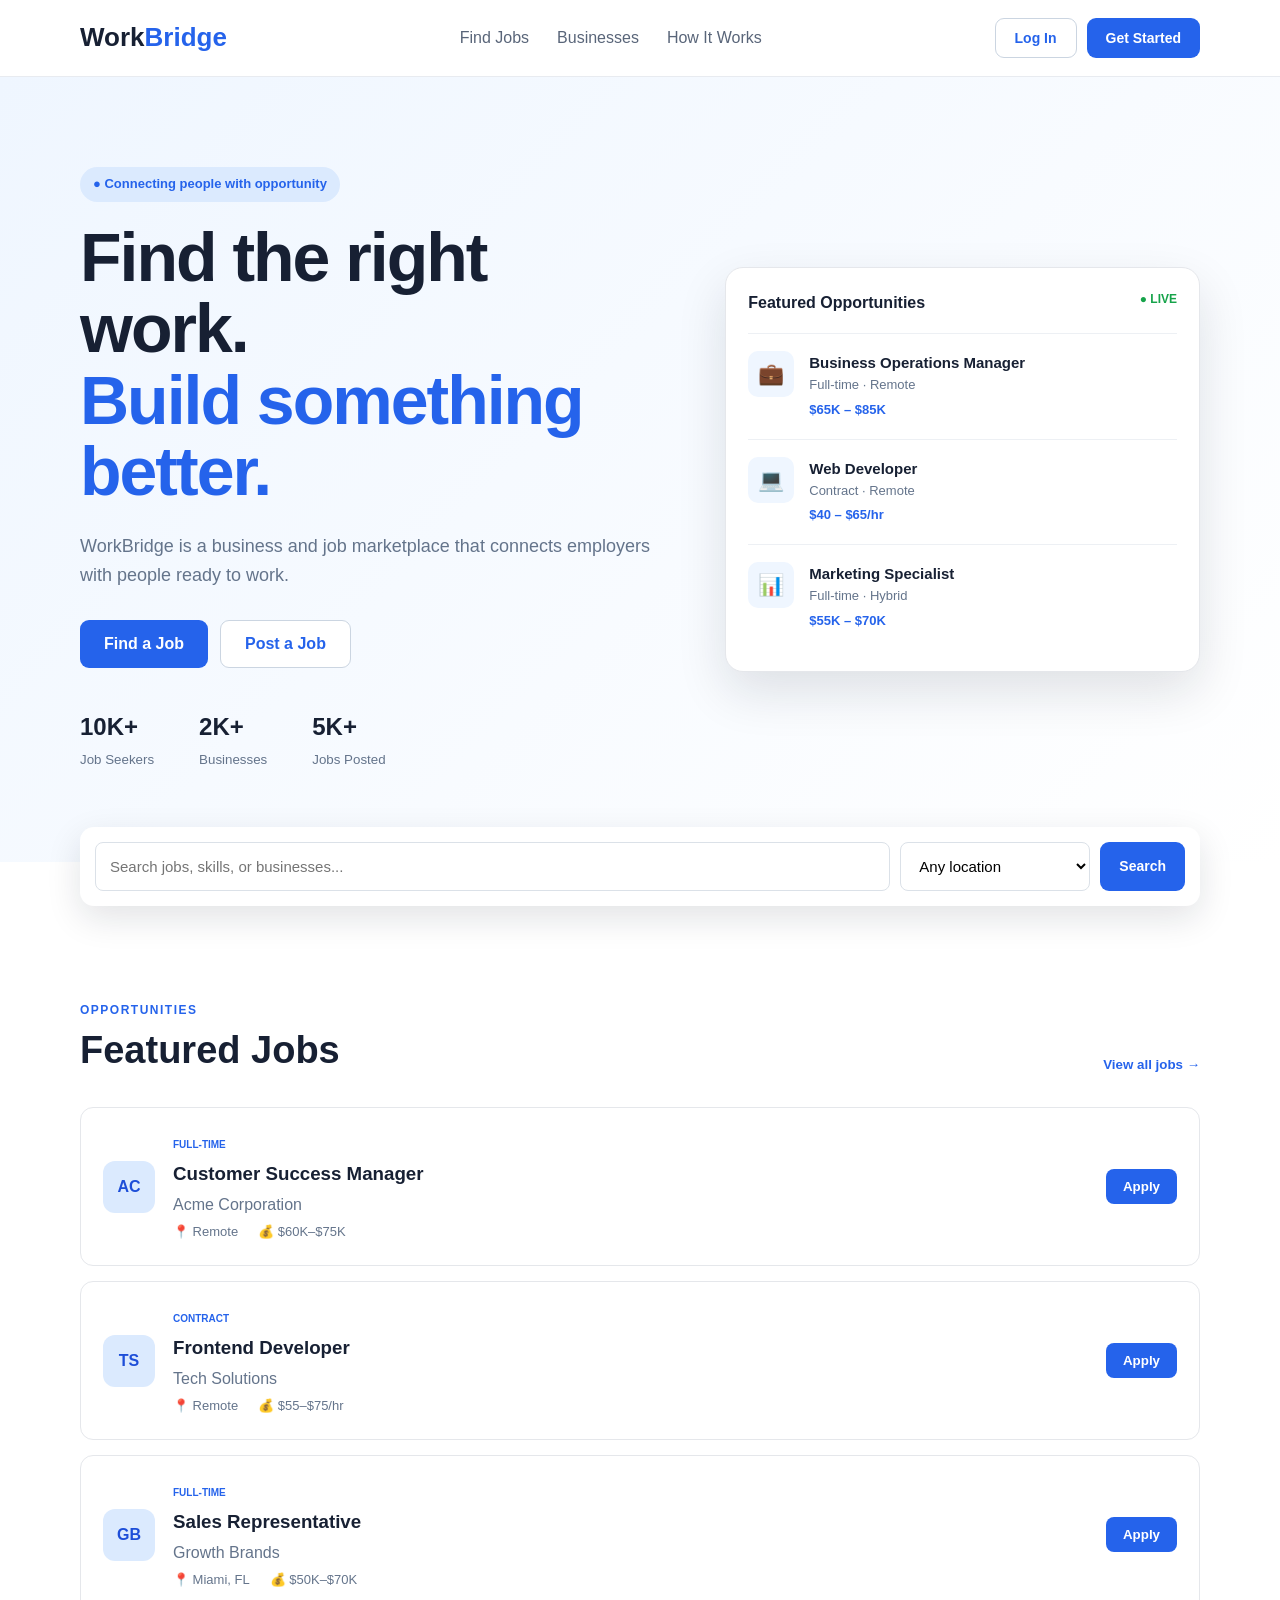
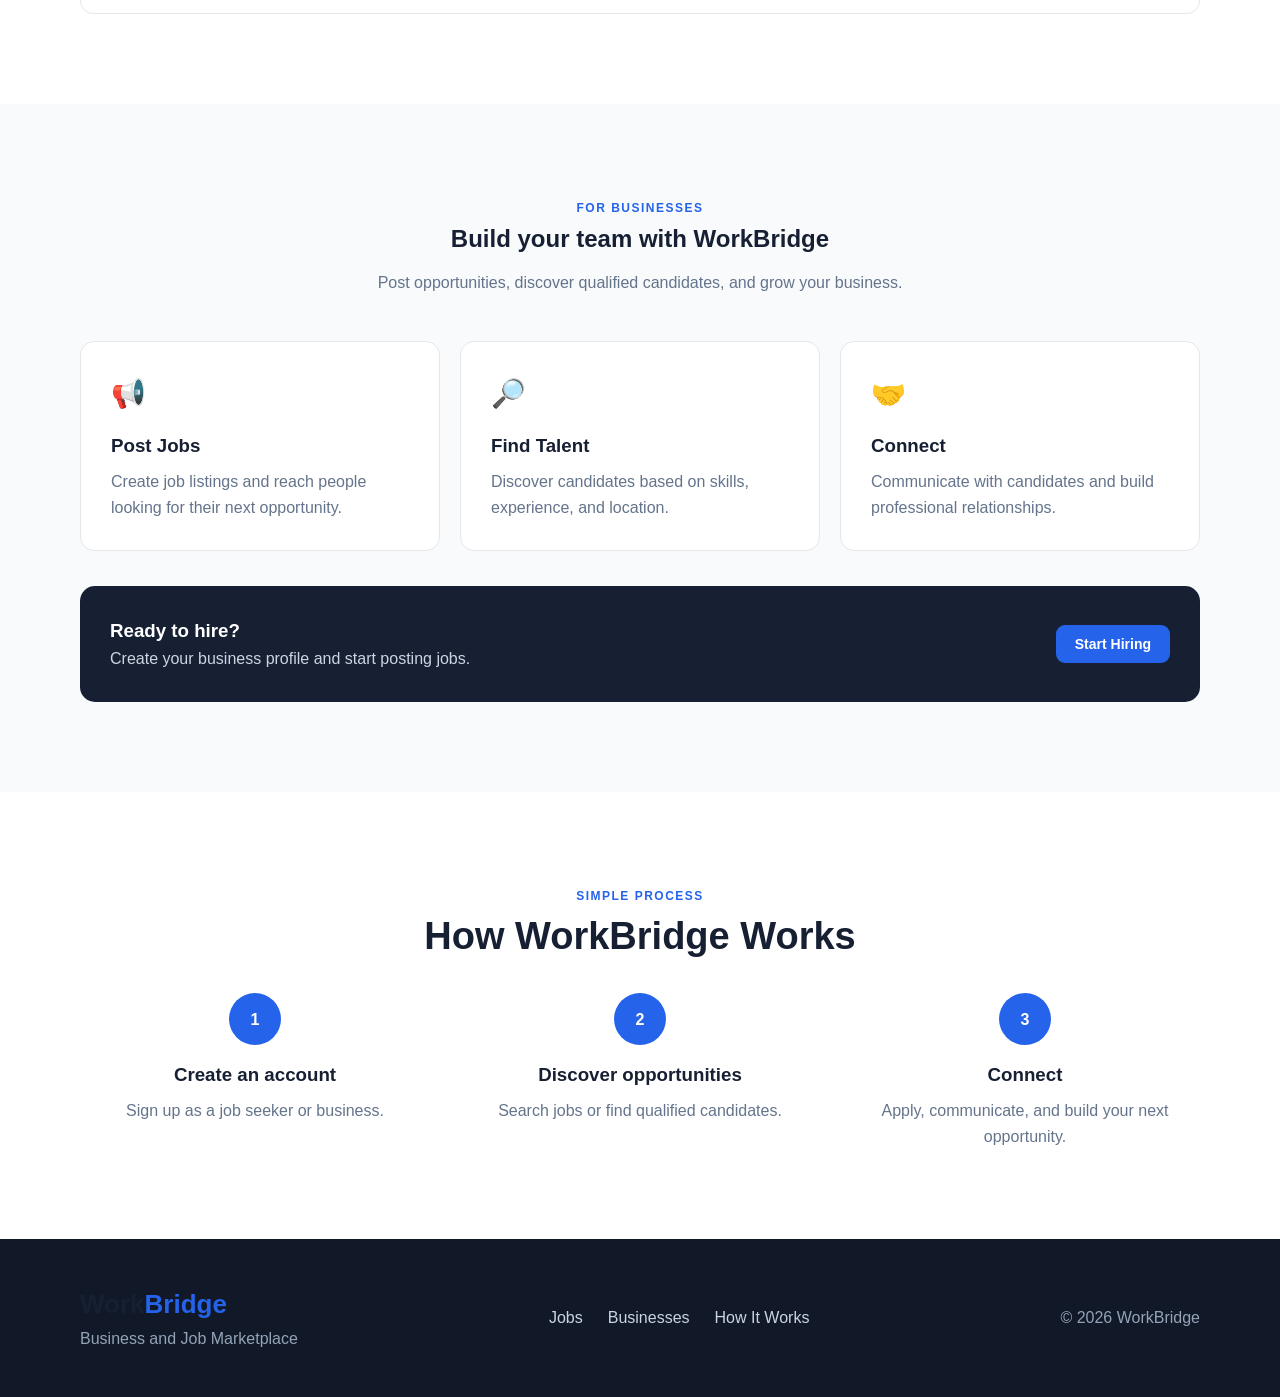
<file: index.html>
<!DOCTYPE html>
<html lang="en">
<head>
  <meta name="viewport" content="width=device-width, initial-scale=1.0">
  <meta charset="UTF-8">
  <title>WorkBridge — Business & Job Marketplace</title>
  <meta name="description" content="WorkBridge connects businesses with talented people looking for work.">
  <link rel="stylesheet" href="styles.css">
</head>

<body>

  <header class="header">
    <div class="container nav">
      <a href="#" class="logo">Work<span>Bridge</span></a>

      <nav>
        <a href="#jobs">Find Jobs</a>
        <a href="#businesses">Businesses</a>
        <a href="#how">How It Works</a>
      </nav>

      <div class="nav-buttons">
        <button class="btn btn-outline" onclick="showLogin()">Log In</button>
        <button class="btn btn-primary" onclick="showSignup()">Get Started</button>
      </div>
    </div>
  </header>

  <main>

    <section class="hero">
      <div class="container hero-grid">

        <div class="hero-content">
          <div class="badge">● Connecting people with opportunity</div>

          <h1>
            Find the right work.
            <span>Build something better.</span>
          </h1>

          <p>
            WorkBridge is a business and job marketplace that connects
            employers with people ready to work.
          </p>

          <div class="hero-buttons">
            <button class="btn btn-primary btn-large" onclick="findJobs()">
              Find a Job
            </button>

            <button class="btn btn-outline btn-large" onclick="postJob()">
              Post a Job
            </button>
          </div>

          <div class="stats">
            <div>
              <strong>10K+</strong>
              <small>Job Seekers</small>
            </div>
            <div>
              <strong>2K+</strong>
              <small>Businesses</small>
            </div>
            <div>
              <strong>5K+</strong>
              <small>Jobs Posted</small>
            </div>
          </div>
        </div>

        <div class="hero-card">
          <div class="card-header">
            <span>Featured Opportunities</span>
            <span class="live">● LIVE</span>
          </div>

          <div class="job-preview">
            <div class="job-icon">💼</div>
            <div>
              <h3>Business Operations Manager</h3>
              <p>Full-time · Remote</p>
              <strong>$65K – $85K</strong>
            </div>
          </div>

          <div class="job-preview">
            <div class="job-icon">💻</div>
            <div>
              <h3>Web Developer</h3>
              <p>Contract · Remote</p>
              <strong>$40 – $65/hr</strong>
            </div>
          </div>

          <div class="job-preview">
            <div class="job-icon">📊</div>
            <div>
              <h3>Marketing Specialist</h3>
              <p>Full-time · Hybrid</p>
              <strong>$55K – $70K</strong>
            </div>
          </div>
        </div>

      </div>
    </section>

    <section class="search-section">
      <div class="container">

        <div class="search-box">
          <input
            type="text"
            id="jobSearch"
            placeholder="Search jobs, skills, or businesses..."
          >

          <select id="location">
            <option value="">Any location</option>
            <option>Remote</option>
            <option>Miami</option>
            <option>New York</option>
            <option>Los Angeles</option>
            <option>Chicago</option>
          </select>

          <button class="btn btn-primary" onclick="searchJobs()">
            Search
          </button>
        </div>

      </div>
    </section>

    <section id="jobs" class="section">
      <div class="container">

        <div class="section-heading">
          <div>
            <span class="eyebrow">OPPORTUNITIES</span>
            <h2>Featured Jobs</h2>
          </div>

          <button class="text-button" onclick="findJobs()">
            View all jobs →
          </button>
        </div>

        <div class="jobs-grid">

          <article class="job-card">
            <div class="company-logo">AC</div>
            <div class="job-info">
              <span class="job-type">FULL-TIME</span>
              <h3>Customer Success Manager</h3>
              <p>Acme Corporation</p>
              <div class="job-meta">
                <span>📍 Remote</span>
                <span>💰 $60K–$75K</span>
              </div>
            </div>
            <button class="apply-btn" onclick="applyJob('Customer Success Manager')">
              Apply
            </button>
          </article>

          <article class="job-card">
            <div class="company-logo">TS</div>
            <div class="job-info">
              <span class="job-type">CONTRACT</span>
              <h3>Frontend Developer</h3>
              <p>Tech Solutions</p>
              <div class="job-meta">
                <span>📍 Remote</span>
                <span>💰 $55–$75/hr</span>
              </div>
            </div>
            <button class="apply-btn" onclick="applyJob('Frontend Developer')">
              Apply
            </button>
          </article>

          <article class="job-card">
            <div class="company-logo">GB</div>
            <div class="job-info">
              <span class="job-type">FULL-TIME</span>
              <h3>Sales Representative</h3>
              <p>Growth Brands</p>
              <div class="job-meta">
                <span>📍 Miami, FL</span>
                <span>💰 $50K–$70K</span>
              </div>
            </div>
            <button class="apply-btn" onclick="applyJob('Sales Representative')">
              Apply
            </button>
          </article>

        </div>
      </div>
    </section>

    <section id="businesses" class="business-section">
      <div class="container">

        <div class="section-heading center">
          <span class="eyebrow">FOR BUSINESSES</span>
          <h2>Build your team with WorkBridge</h2>
          <p>
            Post opportunities, discover qualified candidates, and grow your
            business.
          </p>
        </div>

        <div class="features">

          <div class="feature">
            <div class="feature-icon">📢</div>
            <h3>Post Jobs</h3>
            <p>Create job listings and reach people looking for their next opportunity.</p>
          </div>

          <div class="feature">
            <div class="feature-icon">🔎</div>
            <h3>Find Talent</h3>
            <p>Discover candidates based on skills, experience, and location.</p>
          </div>

          <div class="feature">
            <div class="feature-icon">🤝</div>
            <h3>Connect</h3>
            <p>Communicate with candidates and build professional relationships.</p>
          </div>

        </div>

        <div class="business-cta">
          <div>
            <h3>Ready to hire?</h3>
            <p>Create your business profile and start posting jobs.</p>
          </div>

          <button class="btn btn-primary" onclick="postJob()">
            Start Hiring
          </button>
        </div>

      </div>
    </section>

    <section id="how" class="section">
      <div class="container">

        <div class="section-heading center">
          <span class="eyebrow">SIMPLE PROCESS</span>
          <h2>How WorkBridge Works</h2>
        </div>

        <div class="steps">

          <div class="step">
            <div class="step-number">1</div>
            <h3>Create an account</h3>
            <p>Sign up as a job seeker or business.</p>
          </div>

          <div class="step">
            <div class="step-number">2</div>
            <h3>Discover opportunities</h3>
            <p>Search jobs or find qualified candidates.</p>
          </div>

          <div class="step">
            <div class="step-number">3</div>
            <h3>Connect</h3>
            <p>Apply, communicate, and build your next opportunity.</p>
          </div>

        </div>

      </div>
    </section>

  </main>

  <footer>
    <div class="container footer-content">
      <div>
        <a href="#" class="logo">Work<span>Bridge</span></a>
        <p>Business and Job Marketplace</p>
      </div>

      <div class="footer-links">
        <a href="#jobs">Jobs</a>
        <a href="#businesses">Businesses</a>
        <a href="#how">How It Works</a>
      </div>

      <p>© 2026 WorkBridge</p>
    </div>
  </footer>

  <script src="app.js"></script>

</body>
      </html>
</file>
<file: styles.css>
/* =========================================
   WorkBridge - styles.css
   Responsive Business & Job Marketplace
========================================= */

* {
  box-sizing: border-box;
  margin: 0;
  padding: 0;
}

html {
  scroll-behavior: smooth;
}

body {
  font-family: Arial, Helvetica, sans-serif;
  color: #172033;
  background: #ffffff;
  line-height: 1.6;
  overflow-x: hidden;
}

a {
  text-decoration: none;
  color: inherit;
}

img {
  max-width: 100%;
  height: auto;
}

button,
input,
select {
  font-family: inherit;
}

.container {
  width: min(1120px, 92%);
  margin: auto;
}

/* =========================================
   HEADER
========================================= */

.header {
  background: #ffffff;
  border-bottom: 1px solid #e8ebf0;
  position: sticky;
  top: 0;
  z-index: 20;
}

.nav {
  min-height: 76px;
  display: flex;
  align-items: center;
  justify-content: space-between;
  gap: 25px;
}

.logo {
  font-size: 26px;
  font-weight: 800;
  color: #172033;
  white-space: nowrap;
}

.logo span {
  color: #2563eb;
}

.nav nav {
  display: flex;
  gap: 28px;
  color: #596579;
}

.nav nav a:hover {
  color: #2563eb;
}

.nav-buttons {
  display: flex;
  gap: 10px;
  flex-shrink: 0;
}

/* =========================================
   BUTTONS
========================================= */

.btn {
  border: none;
  border-radius: 9px;
  padding: 11px 19px;
  font-weight: 700;
  font-size: 14px;
  cursor: pointer;
  transition: 0.2s;
}

.btn-primary {
  background: #2563eb;
  color: white;
}

.btn-primary:hover {
  background: #1d4ed8;
}

.btn-outline {
  background: white;
  color: #2563eb;
  border: 1px solid #cbd5e1;
}

.btn-outline:hover {
  background: #eff6ff;
}

.btn-large {
  padding: 14px 24px;
  font-size: 16px;
}

/* =========================================
   HERO
========================================= */

.hero {
  background: linear-gradient(135deg, #eff6ff, #ffffff);
  padding: 90px 0;
}

.hero-grid {
  display: grid;
  grid-template-columns: 1.1fr 0.9fr;
  align-items: center;
  gap: 65px;
}

.badge {
  display: inline-block;
  color: #2563eb;
  background: #dbeafe;
  padding: 7px 13px;
  border-radius: 30px;
  font-size: 13px;
  font-weight: 700;
  margin-bottom: 20px;
}

.hero h1 {
  font-size: clamp(42px, 6vw, 68px);
  line-height: 1.05;
  letter-spacing: -2px;
  margin-bottom: 25px;
}

.hero h1 span {
  display: block;
  color: #2563eb;
}

.hero-content > p {
  color: #64748b;
  font-size: 18px;
  max-width: 600px;
  margin-bottom: 30px;
}

.hero-buttons {
  display: flex;
  gap: 12px;
  margin-bottom: 40px;
  flex-wrap: wrap;
}

.stats {
  display: flex;
  gap: 45px;
  flex-wrap: wrap;
}

.stats strong {
  display: block;
  font-size: 24px;
}

.stats small {
  color: #64748b;
}

/* =========================================
   HERO CARD
========================================= */

.hero-card {
  background: white;
  padding: 22px;
  border-radius: 18px;
  box-shadow: 0 20px 50px rgba(15, 23, 42, 0.12);
  border: 1px solid #e5e7eb;
}

.card-header {
  display: flex;
  justify-content: space-between;
  margin-bottom: 18px;
  font-weight: 700;
  gap: 10px;
}

.live {
  color: #16a34a;
  font-size: 12px;
}

.job-preview {
  display: flex;
  gap: 15px;
  padding: 17px 0;
  border-top: 1px solid #edf0f4;
  min-width: 0;
}

.job-icon {
  width: 46px;
  height: 46px;
  min-width: 46px;
  display: grid;
  place-items: center;
  background: #eff6ff;
  border-radius: 10px;
  font-size: 21px;
}

.job-preview h3 {
  font-size: 15px;
}

.job-preview p {
  color: #64748b;
  font-size: 13px;
}

.job-preview strong {
  color: #2563eb;
  font-size: 13px;
}

/* =========================================
   SEARCH
========================================= */

.search-section {
  margin-top: -35px;
  position: relative;
  z-index: 5;
}

.search-box {
  background: white;
  padding: 15px;
  border-radius: 14px;
  box-shadow: 0 12px 35px rgba(15, 23, 42, 0.12);
  display: grid;
  grid-template-columns: 1fr 190px auto;
  gap: 10px;
}

.search-box input,
.search-box select {
  width: 100%;
  border: 1px solid #dbe1e8;
  border-radius: 8px;
  padding: 14px;
  font-size: 15px;
  outline: none;
  background: white;
}

.search-box input:focus,
.search-box select:focus {
  border-color: #2563eb;
}

/* =========================================
   SECTIONS
========================================= */

.section {
  padding: 90px 0;
}

.section-heading {
  display: flex;
  justify-content: space-between;
  align-items: end;
  margin-bottom: 35px;
  gap: 20px;
}

.section-heading.center {
  display: block;
  text-align: center;
}

.eyebrow {
  color: #2563eb;
  font-size: 12px;
  font-weight: 800;
  letter-spacing: 1.5px;
}

.section h2 {
  font-size: 38px;
  line-height: 1.15;
  margin-top: 7px;
}

.section-heading p {
  color: #64748b;
  margin-top: 12px;
}

.text-button {
  border: none;
  background: transparent;
  color: #2563eb;
  font-weight: 700;
  cursor: pointer;
}

/* =========================================
   JOBS
========================================= */

.jobs-grid {
  display: grid;
  gap: 15px;
}

.job-card {
  display: grid;
  grid-template-columns: auto minmax(0, 1fr) auto;
  align-items: center;
  gap: 18px;
  padding: 22px;
  border: 1px solid #e5e7eb;
  border-radius: 13px;
  background: white;
  transition: 0.2s;
  min-width: 0;
}

.job-card:hover {
  transform: translateY(-2px);
  box-shadow: 0 10px 25px rgba(15, 23, 42, 0.08);
}

.company-logo {
  width: 52px;
  height: 52px;
  min-width: 52px;
  display: grid;
  place-items: center;
  border-radius: 12px;
  background: #dbeafe;
  color: #1d4ed8;
  font-weight: 800;
}

.job-type {
  color: #2563eb;
  font-size: 10px;
  font-weight: 800;
}

.job-info {
  min-width: 0;
}

.job-info h3 {
  margin: 3px 0;
}

.job-info p {
  color: #64748b;
}

.job-meta {
  display: flex;
  gap: 20px;
  color: #64748b;
  font-size: 13px;
  margin-top: 5px;
  flex-wrap: wrap;
}

.apply-btn {
  background: #2563eb;
  color: white;
  border: none;
  border-radius: 8px;
  padding: 10px 17px;
  font-weight: 700;
  cursor: pointer;
  white-space: nowrap;
}

/* =========================================
   BUSINESS
========================================= */

.business-section {
  background: #f8fafc;
  padding: 90px 0;
}

.features {
  display: grid;
  grid-template-columns: repeat(3, minmax(0, 1fr));
  gap: 20px;
  margin-top: 45px;
}

.feature {
  background: white;
  padding: 30px;
  border-radius: 14px;
  border: 1px solid #e5e7eb;
  min-width: 0;
}

.feature-icon {
  font-size: 28px;
  margin-bottom: 15px;
}

.feature h3 {
  overflow-wrap: break-word;
}

.feature p {
  color: #64748b;
  margin-top: 8px;
  overflow-wrap: break-word;
}

.business-cta {
  margin-top: 35px;
  padding: 30px;
  background: #172033;
  color: white;
  border-radius: 15px;
  display: flex;
  align-items: center;
  justify-content: space-between;
  gap: 25px;
}

.business-cta p {
  color: #cbd5e1;
}

/* =========================================
   STEPS
========================================= */

.steps {
  display: grid;
  grid-template-columns: repeat(3, minmax(0, 1fr));
  gap: 35px;
  text-align: center;
}

.step-number {
  width: 52px;
  height: 52px;
  display: grid;
  place-items: center;
  margin: auto auto 15px;
  border-radius: 50%;
  background: #2563eb;
  color: white;
  font-weight: 800;
}

.step p {
  color: #64748b;
  margin-top: 8px;
}

/* =========================================
   FOOTER
========================================= */

footer {
  background: #111827;
  color: white;
  padding: 45px 0;
}

.footer-content {
  display: flex;
  justify-content: space-between;
  align-items: center;
  gap: 25px;
}

.footer-content p {
  color: #94a3b8;
}

.footer-links {
  display: flex;
  gap: 25px;
  color: #cbd5e1;
  flex-wrap: wrap;
}

/* =========================================
   TABLET / SMALL LAPTOP
========================================= */

@media (max-width: 1100px) {

  .container {
    width: min(940px, 90%);
  }

  .nav {
    gap: 15px;
  }

  .nav nav {
    gap: 18px;
  }

  .hero-grid {
    gap: 40px;
  }

  .features {
    grid-template-columns: repeat(2, minmax(0, 1fr));
  }

  .steps {
    grid-template-columns: repeat(2, minmax(0, 1fr));
  }
}

/* =========================================
   MOBILE
========================================= */

@media (max-width: 800px) {

  .container {
    width: 92%;
  }

  .nav {
    min-height: 68px;
    gap: 10px;
  }

  .logo {
    font-size: 22px;
  }

  .nav nav {
    display: none;
  }

  .nav-buttons {
    gap: 6px;
  }

  .nav-buttons .btn {
    padding: 8px 11px;
    font-size: 12px;
  }

  .hero {
    padding: 60px 0;
  }

  .hero-grid {
    grid-template-columns: 1fr;
    gap: 40px;
  }

  .hero h1 {
    font-size: clamp(38px, 10vw, 50px);
    letter-spacing: -1px;
  }

  .hero-content > p {
    font-size: 16px;
  }

  .hero-buttons {
    flex-direction: column;
    align-items: stretch;
  }

  .hero-buttons .btn {
    width: 100%;
  }

  .stats {
    gap: 25px;
  }

  .search-section {
    margin-top: -20px;
  }

  .search-box {
    grid-template-columns: 1fr;
  }

  .section {
    padding: 65px 0;
  }

  .section-heading {
    display: block;
  }

  .section h2 {
    font-size: 32px;
  }

  .text-button {
    margin-top: 15px;
  }

  .job-card {
    grid-template-columns: auto minmax(0, 1fr);
    gap: 14px;
    padding: 17px;
  }

  .apply-btn {
    grid-column: 2;
    justify-self: start;
  }

  .job-meta {
    gap: 8px 15px;
  }

  .business-section {
    padding: 65px 0;
  }

  .features,
  .steps {
    grid-template-columns: 1fr;
    gap: 15px;
    margin-top: 30px;
  }

  .feature {
    padding: 24px;
  }

  .business-cta {
    display: block;
  }

  .business-cta .btn {
    margin-top: 20px;
  }

  .footer-content {
    display: block;
  }

  .footer-links {
    margin: 25px 0;
  }
}

/* =========================================
   VERY SMALL PHONES
========================================= */

@media (max-width: 480px) {

  .container {
    width: 90%;
  }

  .nav {
    min-height: 62px;
  }

  .logo {
    font-size: 20px;
  }

  .nav-buttons .btn {
    padding: 7px 9px;
    font-size: 11px;
  }

  .hero {
    padding: 45px 0;
  }

  .hero h1 {
    font-size: 38px;
  }

  .hero-card {
    padding: 17px;
  }

  .section {
    padding: 55px 0;
  }

  .section h2 {
    font-size: 29px;
  }

  .job-card {
    grid-template-columns: 42px minmax(0, 1fr);
    padding: 15px;
  }

  .company-logo {
    width: 42px;
    height: 42px;
    min-width: 42px;
    border-radius: 9px;
  }

  .job-info h3 {
    font-size: 15px;
  }

  .job-info p {
    font-size: 13px;
  }

  .job-meta {
    font-size: 11px;
  }

  .apply-btn {
    grid-column: 2;
    width: 100%;
    padding: 9px 12px;
  }

  .feature {
    padding: 22px;
  }

  .feature h3 {
    font-size: 21px;
  }

  .feature p {
    font-size: 15px;
  }

  .business-cta {
    padding: 24px;
  }

  .footer-links {
    flex-direction: column;
    gap: 12px;
  }
}

/* =========================================
   EXTRA PROTECTION AGAINST HORIZONTAL
   OVERFLOW ON MOBILE
========================================= */

@media (max-width: 800px) {

  .hero,
  .section,
  .business-section,
  footer {
    max-width: 100%;
    overflow: hidden;
  }

  .hero-grid,
  .features,
  .steps,
  .jobs-grid,
  .job-card,
  .business-cta {
    max-width: 100%;
  }

  h1,
  h2,
  h3,
  p {
    overflow-wrap: anywhere;
  }
}
</file>
